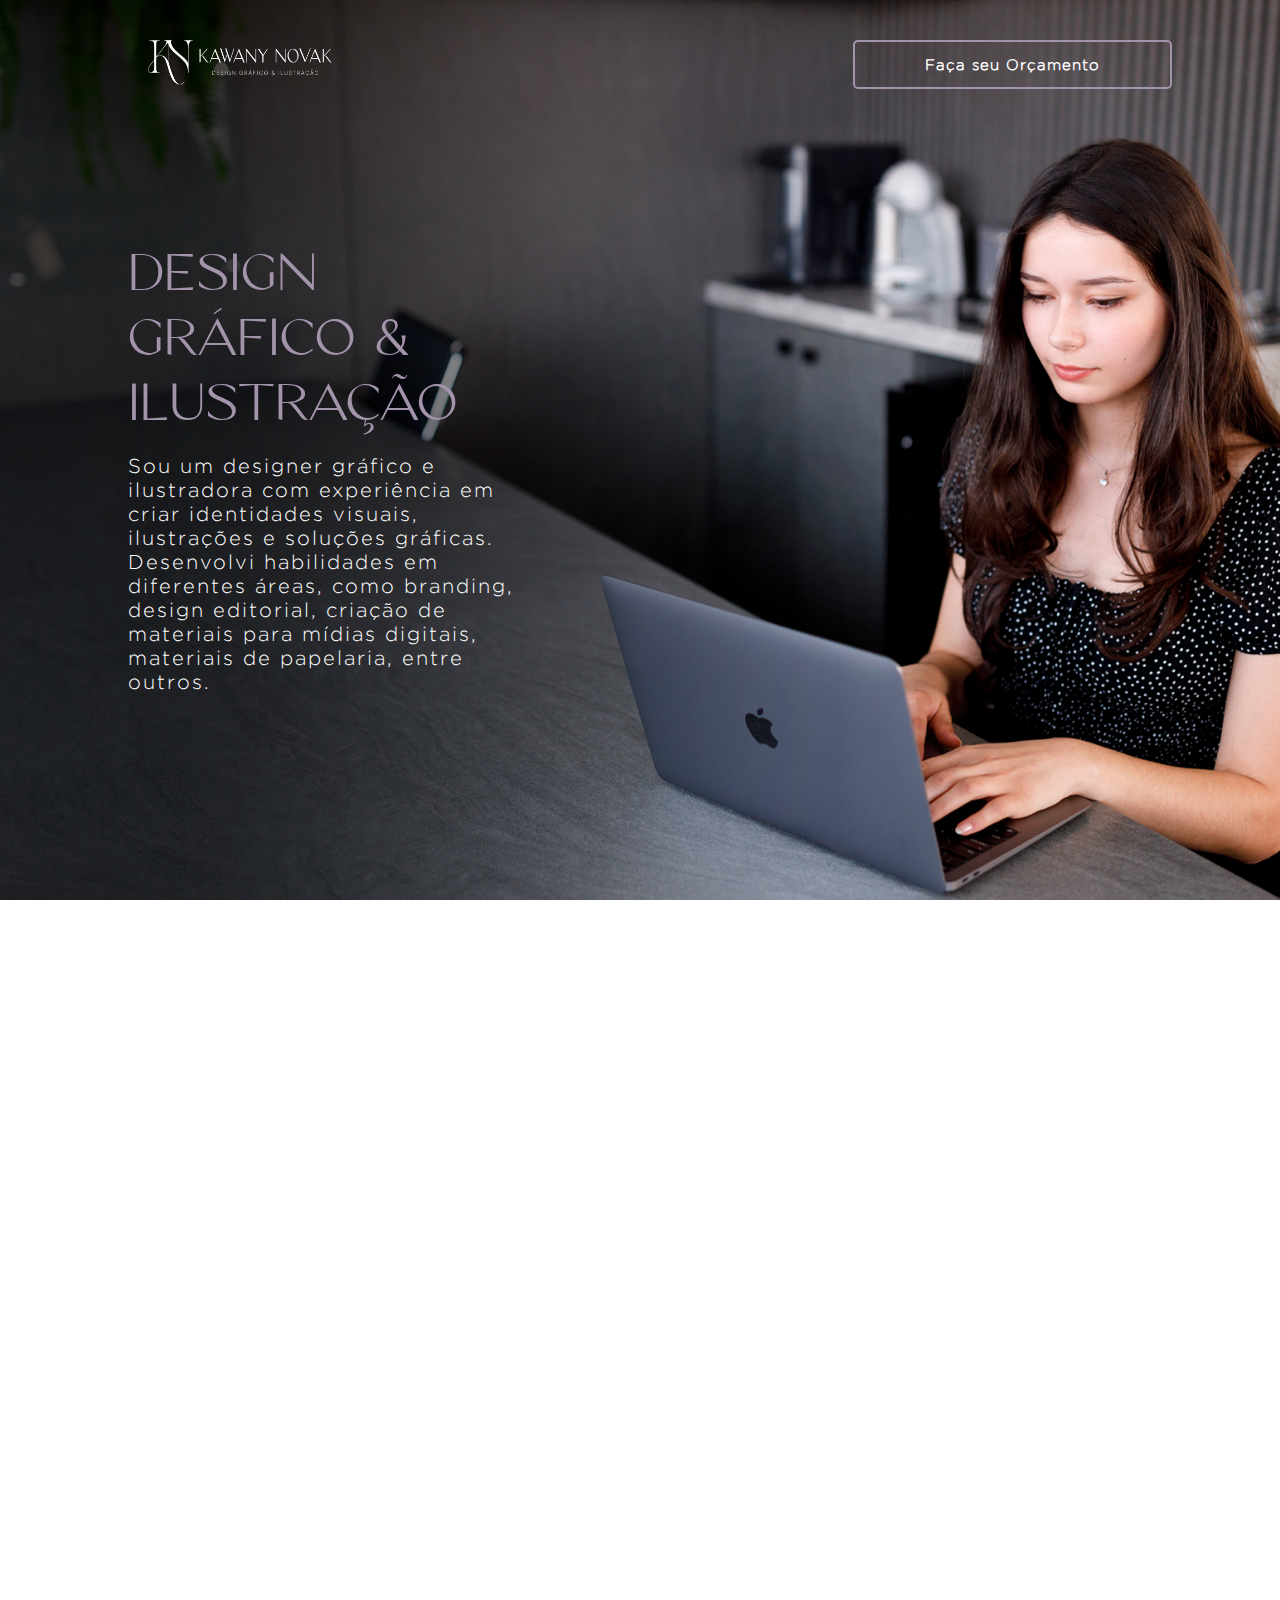
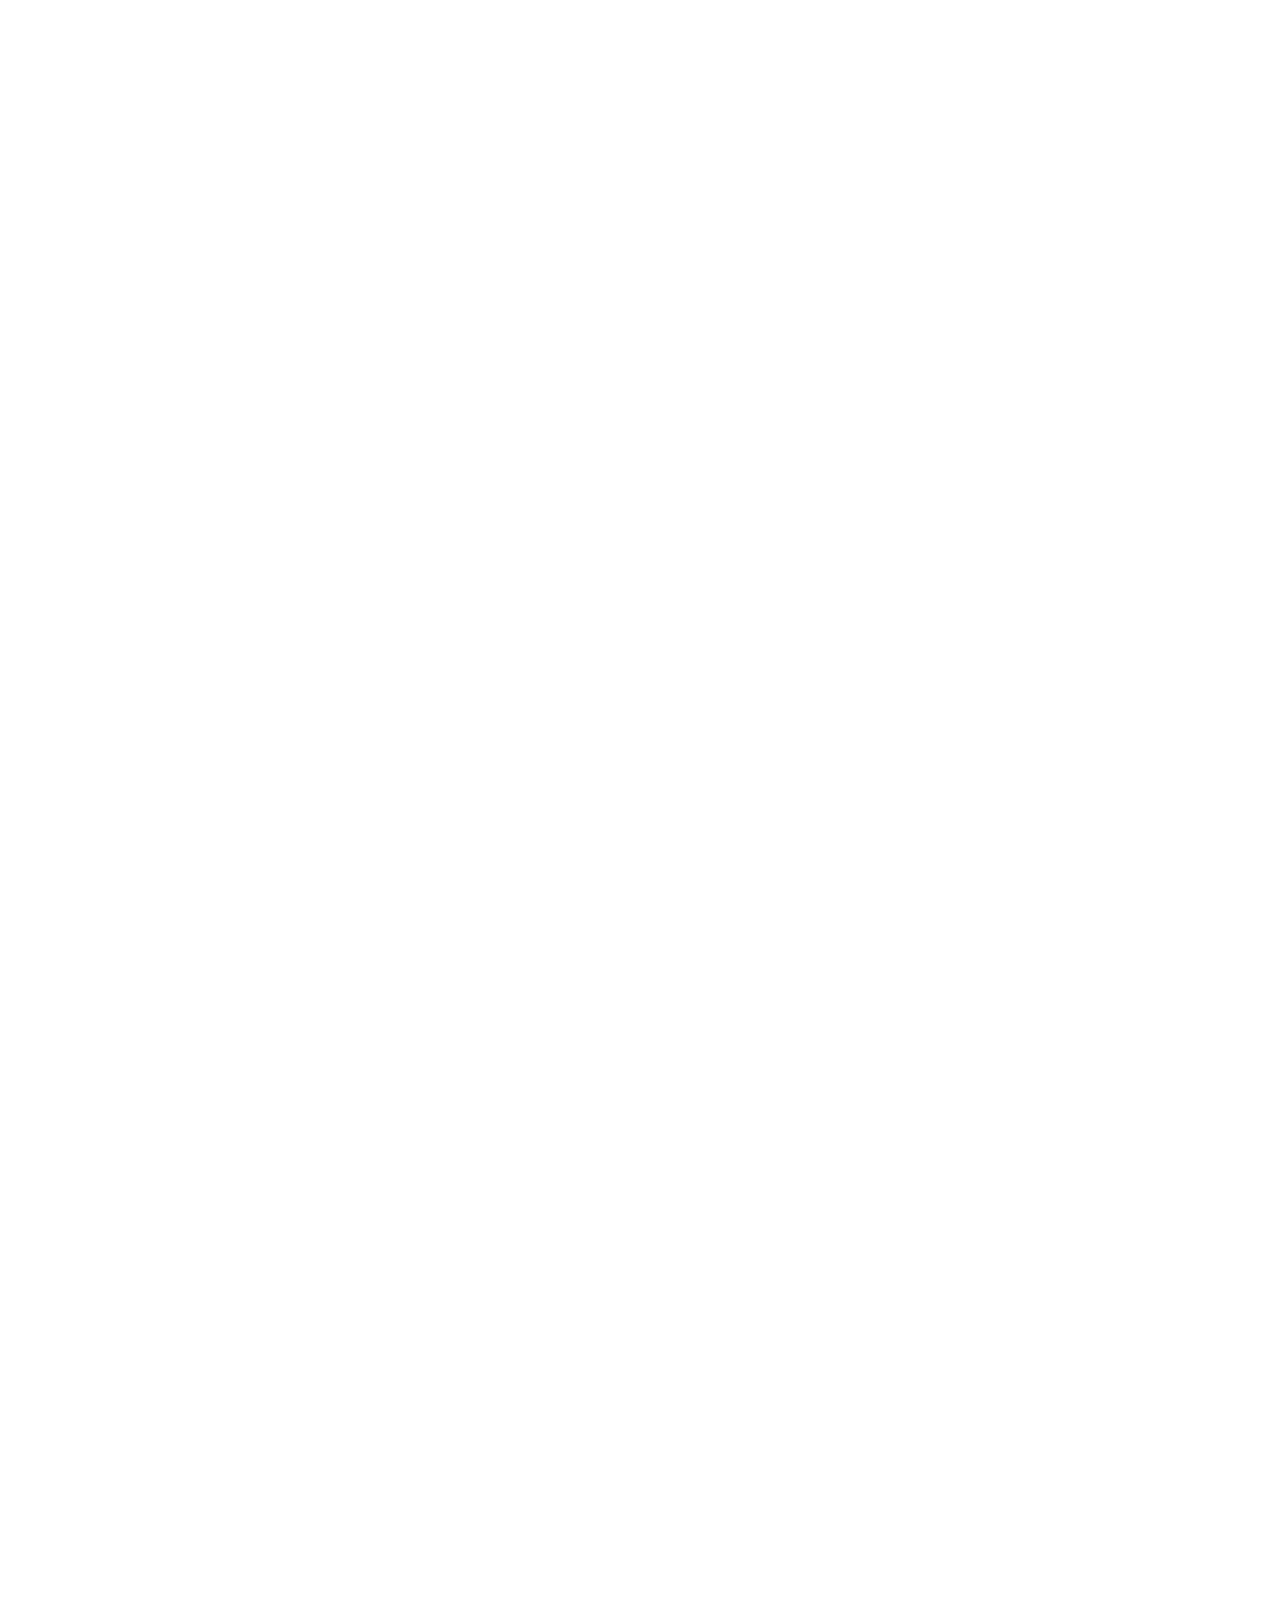
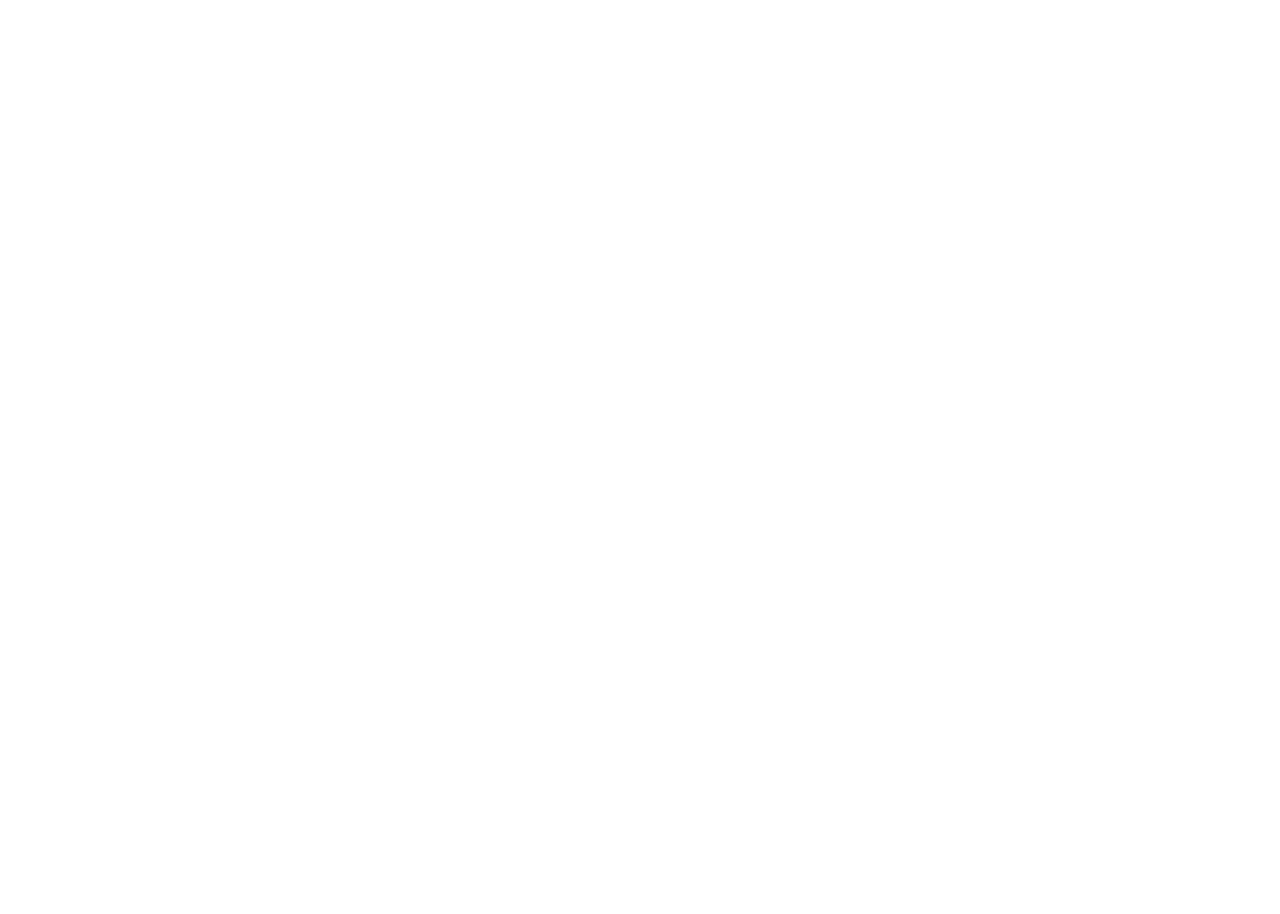
<file: index.html>
<!DOCTYPE html>
<html lang="pt-BR">
<head>
    <meta charset="UTF-8">
    <meta name="viewport" content="width=device-width, initial-scale=1.0">
    <title>Título da Página</title>
    <link rel="stylesheet" type="text/css" href="style.css">
    <link rel="stylesheet" type="text/css" href="style-scroll.css">
     <link rel="stylesheet" href="https://cdnjs.cloudflare.com/ajax/libs/font-awesome/6.0.0-beta3/css/all.min.css">
    
</head>
<body>

    <div class="section">
        <img class="section-bg" src="imagens/area1/imagem-banner.png">
        <div class="header">
                <img class="logo" src="imagens/area1/logo-menu.png">
                <button class="btn btn-header" style="margin-top: 2%;">Faça seu Orçamento</button>
        </div>
        <div class="content">
            <h1>DESIGN GRÁFICO &</h1>
            <h1>ILUSTRAÇÃO</h1>
            <p>Sou um designer gráfico e ilustradora com experiência em criar identidades visuais, ilustrações e soluções gráficas. Desenvolvi habilidades em diferentes áreas, como branding, design editorial, criação de materiais para mídias digitais, materiais de papelaria, entre outros.</p>
        </div>
        <div class="footer">
                <button class="btn" style="margin-top:5%" id="first">
                    Saiba mais
                </button>
        </div>
    </div>
    <div class="section">
        <img class="section-bg" src="imagens/area2/sobre-mim.png">

        <div class="area2-content">
            <h1 class="area2-titulo" style="z-index: 2000; font-weight: normal; font-size: 4.0rem;">SOBRE MIM</h1>
            <p class="area2-p">
 Tenho 21 anos e desde os 13 tenho contato com artes e desenho. Esse interesse me levou a seguir na área de design gráfico, onde estou cursando e já atuando profissionalmente. 
<br><br>
Sou uma pessoa introvertida inicialmente, mas depois de criar intimidade, não paro de falar. Mas nunca me dei bem com apresentações, então por favor, nunca me chamem para falar de algo que eu não tenha passado os últimos dias ensaiando, mesmo que o assunto seja algo que eu mesma criei!
            </p>
            <button id="sobreMimBtn" class="btn">Saiba Mais</button>
         <img class="logo-area2" src="imagens/area2/KN-quem-sou.png">

        </div>

    </div>
    <div class="section-half area3">
        <div class="area3-header">
            <h1 style="font-weight: normal; font-size:4.0rem">O QUE FAÇO</h1>
        </div>
    <div class="minha-div"></div>
    <div class="direita-esquerda">
            <button onclick="direita()">  <i class="fa-solid fa-arrow-right" style="transform: rotate(180deg);"></i> </button>
    <button onclick="move()">   <i class="fa-solid fa-arrow-right"></i>  </button>
    </div>
</div>
<div class="section-half behance">
    <div class="behance-left">
        <h3>Confira meu</h3>
        <h1>BEHANCE</h1>
            <p>Confira meu portfólio no Behance, onde compartilho projetos de design gráfico e artes visuais que refletem minha experiência.</p>
        <button class="btn" id="confira">ACESSAR</button>
    </div>
    <div class="behance-right">
        <img src="imagens/area5/behance.png">
    </div>
</div>
<div class="section-half area5">
    <!-- 
        <div class="area5-left">
            <div class="area5-left-form">
                <h2>Converse Comigo</h2>
                <input type="text" name="" placeholder="Nome">
                <input type="text" name="" placeholder="Telefone">
                <input type="text" name="" placeholder="Cidade">
                <input type="text" name="" placeholder="Mensagem">
                <button class="btn area5-btn">Enviar</button>
                <h3> Todos os diretiros Reservados
                    Desenvolvido por Kawany Novak e João Victor Bach
                </h3>
            </div>
        </div>
        <div class="area5-center">
            <img src="imagens/area5/logo-final.png">
        </div>
        <div class="area5-right"></div>
    -->
    <img src="imagens/area5/footer.png">
    
</div>





<script type="text/javascript" src="side_imagens.js"></script>
</body>
</html>
</file>
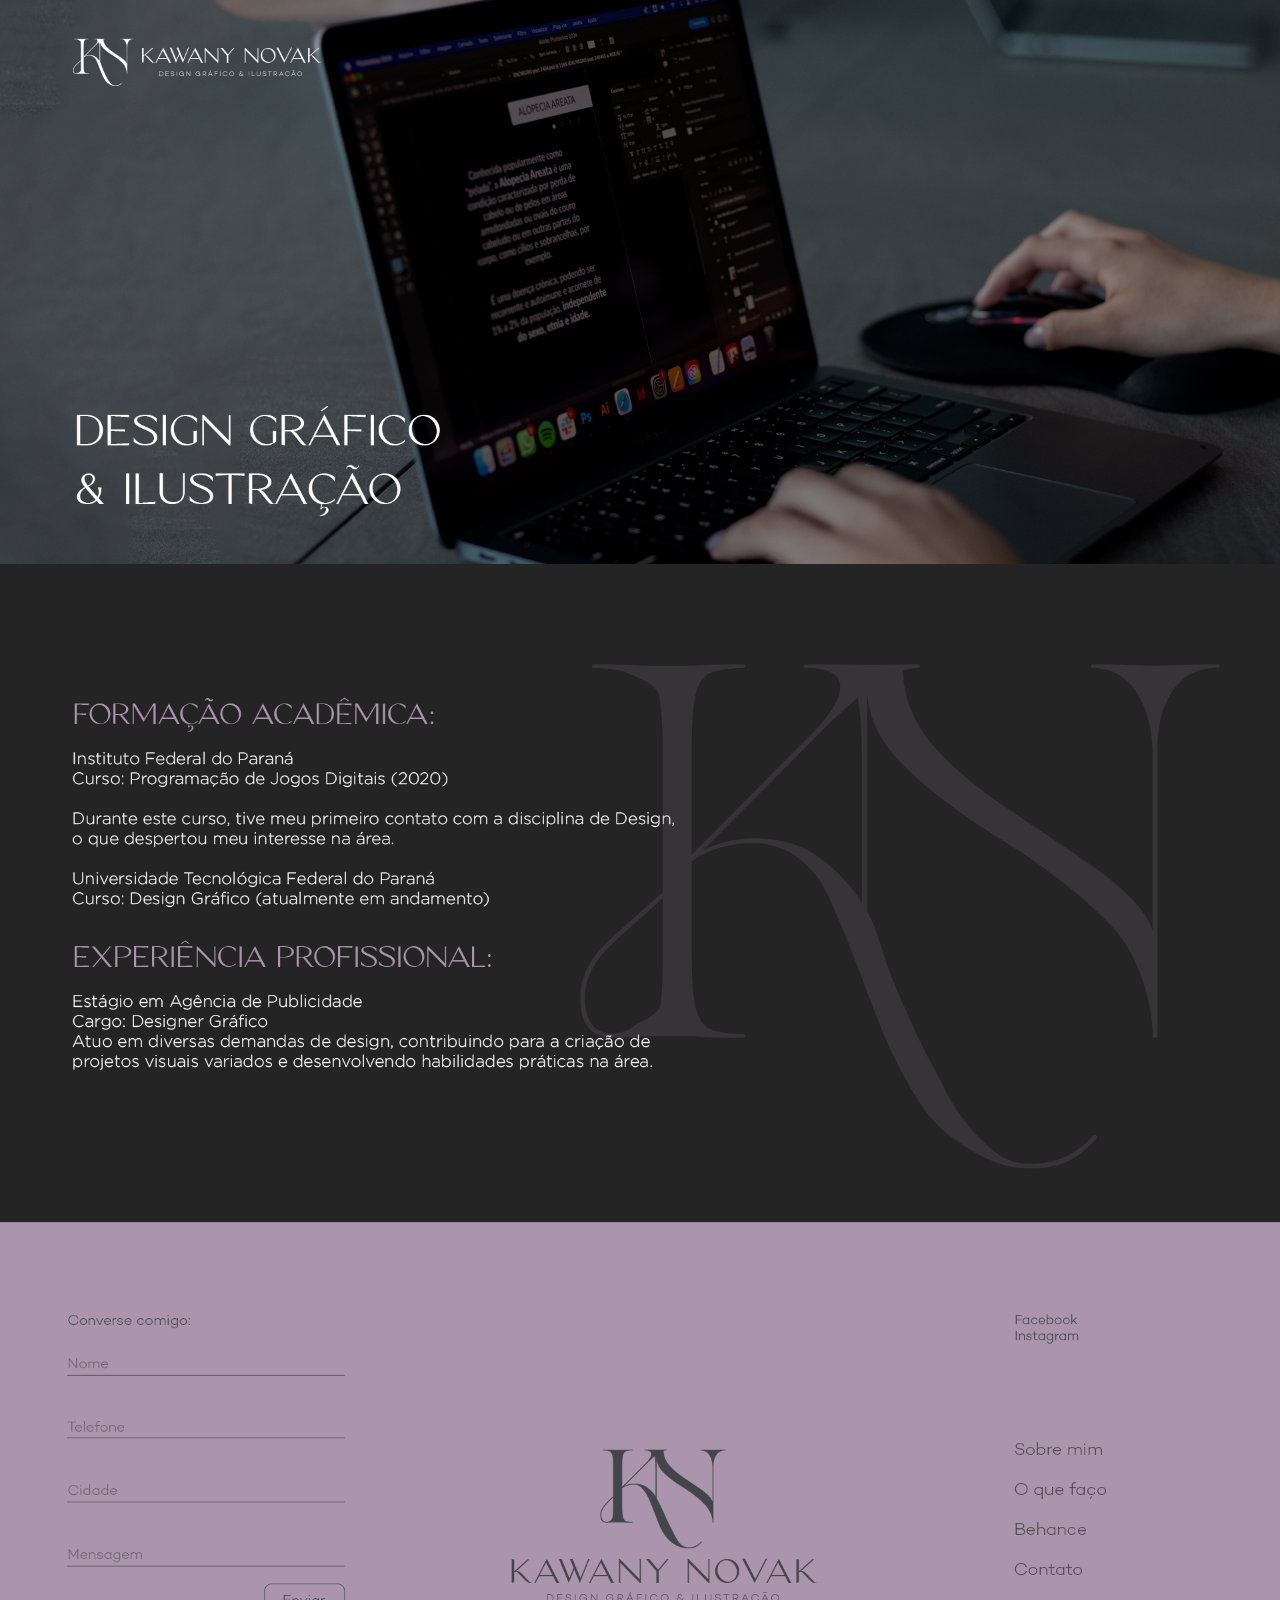
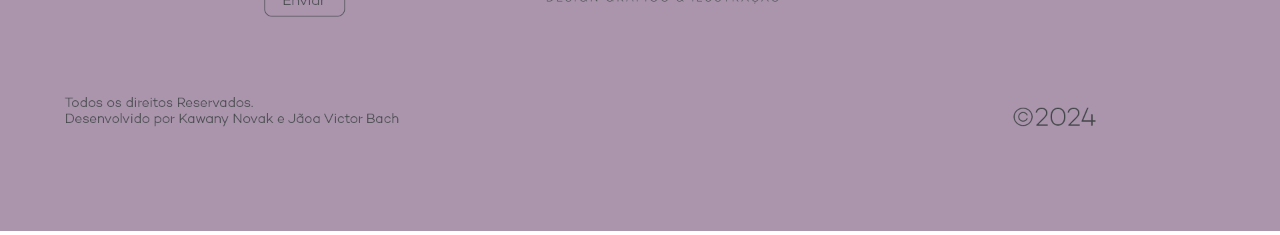
<file: first/index.html>
<!DOCTYPE html>
<html lang="pt-BR">
<head>
	<style>
		body{
			height: 100%;
			width: 100%;
			margin: 0;
		}
		img{
			width: 100%;
			height: 100%;
		}
	</style>
</head>
<body>
	<img src="maissobre.png" />
</body>
</html>
</file>
<file: style.css>
@font-face {
  font-family: 'vogue-sans'; /* Nome personalizado que você escolher */
  src: url('fontes/vogue-sans-regular.ttf') format('truetype'); /* Caminho para o arquivo da fonte */
}
@font-face {
  font-family: 'gotham-lite'; /* Nome personalizado que você escolher */
  src: url('fontes/Gotham-Light.otf') format('truetype'); /* Caminho para o arquivo da fonte */
}

html, body {
    margin: 0;
    padding: 0;
    height: 100%;
    overflow-y: overlay;
}

.section {
    position: relative; /* Mantém o contexto para a section */
    width: 100%;
    height: 100vh; /* Ocupa a tela toda */
    display: flex;
    flex-direction: column; /* Coloca o header no topo e conteúdo abaixo */
}
.section-half {
    position: relative; /* Mantém o contexto para a section */
    width: 100%;
    height: 80vh; /* Ocupa a tela toda */
    display: flex;
    flex-direction: column; /* Coloca o header no topo e conteúdo abaixo */
    background-color: #292929;
}

.section-bg {
    width: 100%;
    height: 100%;
    object-fit: cover; /* Faz a imagem preencher a div */
    position: absolute; /* Fica como fundo, sem influenciar o fluxo dos elementos */
    top: 0;
    left: 0;
    z-index: 0;
}

.header {
    position: relative; /* Relativo ao fluxo normal da section */
    width: 80%;
    height: 5%;
    padding: 20px;
    margin-left: 10%;
    color: white;
    z-index: 1; /* Fica acima da imagem */
}
.logo{
    position: relative;
    width: 18%;
    height: 100%;
    margin-top: 2%;
}
.content{
    margin-left: 10%;
    width: 32%;
    margin-top: 12%;
    z-index: 1;
}
.content h1{
    color: #a394ab;
    margin:0;
    font-size: 4.0rem;
    font-family: 'vogue-sans', sans-serif;
    font-weight: normal;


}
.content p{
    color: white;
    font-family: 'gotham-lite', sans-serif; 
    letter-spacing: 2px;
    font-size: 20px;
    font-weight: 0;
    line-height: 1.2;
    margin-left:0;
}
.footer{
    width: 80%;
    height: 10%;
    margin-top: 15%;
    align-content: center;
    margin-left: 10%;
    z-index: 1;
}
.btn{
    background-color: transparent;
    border:2px solid #a394ab;
    color: white;
    border-radius: 5px;
    padding: 15px 70px 15px 70px;
    transition: background-color 0.3s ease;
    cursor: pointer;
           font-family: 'gotham-lite', sans-serif;
           font-weight: bold;
           letter-spacing: 1px;
           font-size: 15px;

}
.btn:hover {
    background-color: grey; /* Nova cor de fundo ao passar o mouse */
}
.btn-header{
    float: right;
}
.logo-area2{
    position: absolute;
    object-fit: cover;
    z-index: 1;
    width: 100%;
    height: 100%;

}
.area2-content{
    position: relative;
    width: 50%;
    height: 75%;
    z-index: 1;
    float: right;
    margin-left: auto;
    top: 15%;
}
.area2-titulo{
    font-family: 'vogue-sans', sans-serif; 
    color: white;
    position: absolute;
    top: 10%;
    font-size: 46px;
}
.area2-p{
    position: absolute;
    top:25%;
    width: 80%;
    font-size: 23px;
    color: white;
    margin-left: 0;
    font-weight: normal;
       font-family: 'gotham-lite', sans-serif;
       z-index: 50;
       line-height: 1.2;
}
.area2-content button{
    position: absolute;
    top: 75%;
    z-index: 2;
}
.footer .btn{
    margin-bottom: 30%;
}
.area3-header{
    padding-top: 4%;
    padding-left: 4%;
}
.area3-header h1{
    color: white;
    font-family: 'vogue-sans', sans-serif; 
}


        .minha-div {
            width: 100%;
            height: 70%;
            position: relative; /* Adicione esta linha para usar a posição relativa */
            overflow: hidden;
        }
        .minha-div .quadrado h3{
              font-family: 'gotham-lite', sans-serif; 
              color: white;
              font-size: 25px;
        }
        .quadrado {
            width: 700px; /* Tamanho do quadrado */
            height: 80%; /* Tamanho do quadrado */
            margin: 10px;
            margin-bottom: 10%;
            position: absolute; /* Permite a posição absoluta dentro da div pai */
             transition: left 0.5s ease;
                         background-size: cover; /* Preenche toda a div com a imagem */
            background-position: center; /* Centraliza a imagem na div */
            background-repeat: no-repeat; /* Não repete a imagem */
            border-radius: 20px;
            cursor: pointer;
        
        }


        .direita-esquerda{
            display: flex;
            width: 100%;
            height: 5%;
            align-content: center;
            justify-content: center;
            color: white;
            gap: 10px;
            margin-top: 5%;
        }
        .direita-esquerda button{
            background-color: transparent;
            border: 1px solid white;
            border-radius: 15px;
            padding: 0px 30px 0px 30px;
            cursor: pointer;
            color: white;
        }
        .direita-esquerda button:hover{
            background-color: #efeff5;
        }


    .behance{
        display: flex;
        flex-direction: column;
        flex-wrap: wrap;
        padding-top: 12%;

    }
    .behance-left{
        display: flex;
        height: 100%;
        width: 50%;
        padding-top: 5%;
        flex-direction: column;

    }
    .behance h1{
        position: relative;
        font-size: 105px;
        font-family: 'vogue-sans', sans-serif; 
        color: #a394ab;
        font-weight: normal;
        

    }
    .behance h3{
        position: relative;
        font-size: 50px;
        font-family: 'vogue-sans', sans-serif; 
        color: #a394ab;
        font-weight: normal;

    }
        .behance p{
            width: 80%;
                font-family: 'gotham-lite', sans-serif; 
                color: white;
            width: 65%;
            font-size: 22px;
            line-height: 1.2;
    }
    .behance-left h1,h3{
        margin:0;    
    }
    .behance-left h1,h3, p{
        margin-left: 10%;
        display: block;

    }
    .behance-left button{
        margin-left: 10%;
        width: 30%;
        margin-top: 5%;
    }
    .behance-right{
        margin-right: 10%;
    }


/*

    .area5{
        background-color: #a394ab;
        display: flex;
        flex-direction: column;
        flex-wrap: wrap;
    }
.area5-left,
.area5-center,
.area5-right {
    width: 33.33%;   
    height: 100%;     
}

.area5-left {
    align-content: center;
    justify-content: center;
}

.area5-center {
    align-content: center;
}

.area5-right {
    background-color: yellow;
}

.area5-left-form{
    width: 70%;
    height: 80%;
    margin-left: 10%;
    display: flex;
    flex-direction: column;
}
.area5-left-form input{
    background-color: transparent; 
    border: none;                   
    border-bottom: 2px solid #292929;
    outline: none;                  
    padding: 5px;                   
    font-size: 16px;               
    color: black;                   
    margin-bottom: 50px;
}

.area5-left-form input::placeholder {
    color: #292929;                    
}
.area5-btn{
    text-align: center;  
    padding: 10px 20px;  
    display: inline-block; 
    width: 25%; 
    height: 40px; 
    background-color: transparent;
    color: #292929; 
    border: 2px solid #292929; 
    cursor: pointer; 
    font-size: 16px; 
    border-radius: 10px;
    margin-left: 75%;
    margin-top: -6%;
}
.area5-left-form h3{
    margin-left: 0;
    margin-top: 30%;
}
*/
</file>
<file: style-scroll.css>
/* Estilizando toda a barra de rolagem */
::-webkit-scrollbar {
    width: 12px; /* Largura da barra de rolagem */
}

/* Removendo o fundo da barra de rolagem (track transparente) */
::-webkit-scrollbar-track {
    background: black; /* Sem fundo */
}

/* Estilizando o "thumb" (parte que desliza na barra) */
::-webkit-scrollbar-thumb {
    background-color: #888; /* Cor cinza da barra */
    border-radius: 10px;    /* Borda arredondada */
}

/* Estilizando o "thumb" ao passar o mouse */
::-webkit-scrollbar-thumb:hover {
    background-color: #555; /* Cor mais escura ao passar o mouse */
}
</file>
